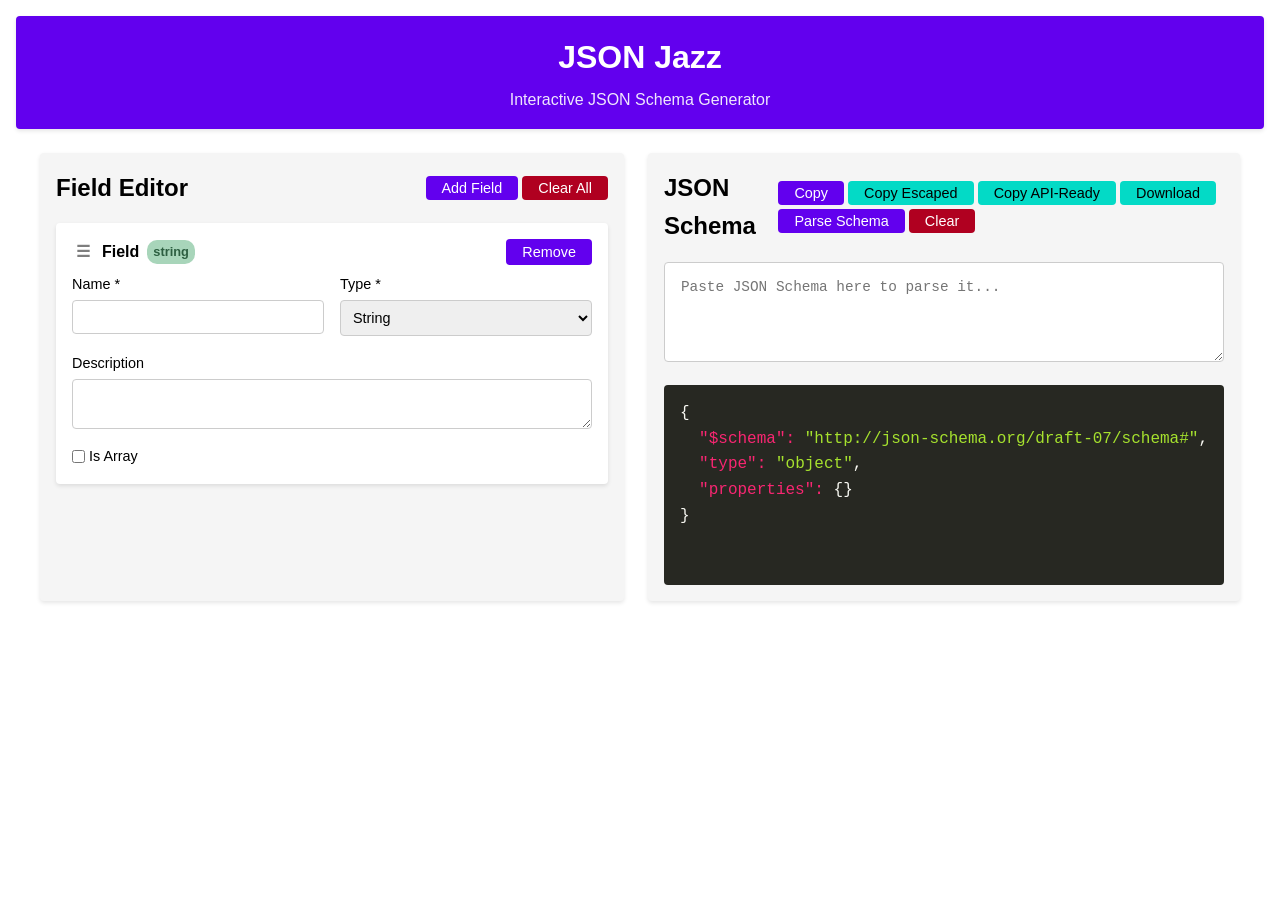
<file: static/json-jazz.html>
<!DOCTYPE html>
<html lang="en">
<head>
    <meta charset="UTF-8">
    <meta name="viewport" content="width=device-width, initial-scale=1.0">
    <title>JSON Jazz - Schema Generator</title>
    <style>
        :root {
            --primary: #6200ee;
            --primary-dark: #3700b3;
            --primary-light: #bb86fc;
            --secondary: #03dac6;
            --secondary-dark: #018786;
            --error: #b00020;
            --background: #ffffff;
            --surface: #f5f5f5;
            --on-primary: #ffffff;
            --on-secondary: #000000;
            --on-background: #000000;
            --on-surface: #000000;
            --on-error: #ffffff;
            --border-radius: 4px;
            --spacing-xs: 4px;
            --spacing-sm: 8px;
            --spacing-md: 16px;
            --spacing-lg: 24px;
            --spacing-xl: 32px;
            --shadow: 0 2px 4px rgba(0, 0, 0, 0.1);
        }

        * {
            box-sizing: border-box;
            margin: 0;
            padding: 0;
        }

        body {
            font-family: -apple-system, BlinkMacSystemFont, 'Segoe UI', Roboto, Oxygen, Ubuntu, Cantarell, 'Open Sans', 'Helvetica Neue', sans-serif;
            line-height: 1.6;
            color: var(--on-background);
            background-color: var(--background);
            padding: var(--spacing-md);
        }

        header {
            text-align: center;
            margin-bottom: var(--spacing-lg);
            padding: var(--spacing-md);
            background-color: var(--primary);
            color: var(--on-primary);
            border-radius: var(--border-radius);
            box-shadow: var(--shadow);
        }

        h1 {
            margin-bottom: var(--spacing-xs);
        }

        .subtitle {
            font-size: 1rem;
            opacity: 0.9;
        }

        .container {
            display: flex;
            flex-direction: column;
            gap: var(--spacing-lg);
            max-width: 1200px;
            margin: 0 auto;
        }

        @media (min-width: 900px) {
            .container {
                flex-direction: row;
            }
            
            .editor-container, .schema-container {
                flex: 1;
            }
        }

        .editor-container, .schema-container {
            padding: var(--spacing-md);
            background-color: var(--surface);
            border-radius: var(--border-radius);
            box-shadow: var(--shadow);
        }

        .section-title {
            margin-bottom: var(--spacing-md);
            display: flex;
            justify-content: space-between;
            align-items: center;
        }

        .button-group {
            display: flex;
            gap: var(--spacing-xs);
            flex-wrap: wrap;
        }

        button {
            background-color: var(--primary);
            color: var(--on-primary);
            border: none;
            padding: var(--spacing-xs) var(--spacing-md);
            border-radius: var(--border-radius);
            cursor: pointer;
            font-size: 0.9rem;
            transition: background-color 0.2s;
        }

        button:hover {
            background-color: var(--primary-dark);
        }

        button.secondary {
            background-color: var(--secondary);
            color: var(--on-secondary);
        }

        button.secondary:hover {
            background-color: var(--secondary-dark);
        }

        button.danger {
            background-color: var(--error);
            color: var(--on-error);
        }

        .fields-container {
            display: flex;
            flex-direction: column;
            gap: var(--spacing-md);
        }

        .field-item {
            background-color: var(--background);
            padding: var(--spacing-md);
            border-radius: var(--border-radius);
            box-shadow: var(--shadow);
            position: relative;
        }

        .field-header {
            display: flex;
            justify-content: space-between;
            margin-bottom: var(--spacing-sm);
        }

        .field-title {
            font-weight: bold;
            display: flex;
            align-items: center;
            gap: var(--spacing-sm);
        }

        .drag-handle {
            cursor: move;
            opacity: 0.5;
            padding: 0 var(--spacing-xs);
        }

        .drag-handle:hover {
            opacity: 1;
        }

        .field-actions {
            display: flex;
            gap: var(--spacing-xs);
        }

        .field-form {
            display: grid;
            grid-template-columns: 1fr 1fr;
            gap: var(--spacing-md);
        }

        .form-group {
            display: flex;
            flex-direction: column;
            gap: var(--spacing-xs);
        }

        .form-group.full-width {
            grid-column: span 2;
        }

        label {
            font-size: 0.9rem;
            font-weight: 500;
        }

        input, select, textarea {
            padding: var(--spacing-sm);
            border: 1px solid #ccc;
            border-radius: var(--border-radius);
            font-family: inherit;
            font-size: 0.9rem;
        }

        .checkbox-group {
            display: flex;
            align-items: center;
            gap: var(--spacing-xs);
        }

        .checkbox-group input {
            margin: 0;
        }

        .nested-fields {
            margin-top: var(--spacing-md);
            padding-left: var(--spacing-md);
            border-left: 2px solid var(--primary-light);
        }

        .schema-display {
            background-color: #272822;
            color: #f8f8f2;
            padding: var(--spacing-md);
            border-radius: var(--border-radius);
            overflow-x: auto;
            font-family: 'Courier New', Courier, monospace;
            min-height: 200px;
            max-height: 500px;
            overflow-y: auto;
            white-space: pre;
        }

        .schema-input {
            width: 100%;
            min-height: 100px;
            margin-bottom: var(--spacing-md);
            font-family: 'Courier New', Courier, monospace;
            padding: var(--spacing-md);
        }

        .notification {
            padding: var(--spacing-md);
            margin-bottom: var(--spacing-md);
            border-radius: var(--border-radius);
            display: none;
        }

        .notification.error {
            background-color: var(--error);
            color: var(--on-error);
            display: block;
        }

        .notification.success {
            background-color: var(--secondary);
            color: var(--on-secondary);
            display: block;
        }

        .dragging {
            opacity: 0.5;
        }

        .drop-indicator {
            height: 2px;
            background-color: var(--primary);
            margin: 8px 0;
            display: none;
        }

        .field-badge {
            font-size: 0.8rem;
            padding: 2px 6px;
            border-radius: 10px;
            background-color: #eee;
            white-space: nowrap;
        }

        .field-badge.string { background-color: #a8d5ba; color: #2d5f41; }
        .field-badge.number { background-color: #a8c0d5; color: #2d4a5f; }
        .field-badge.boolean { background-color: #d5c7a8; color: #5f502d; }
        .field-badge.object { background-color: #d5a8ce; color: #5f2d56; }
        .field-badge.array { background-color: #cba8d5; color: #462d5f; }

        .copy-notification {
            position: fixed;
            bottom: 20px;
            right: 20px;
            background-color: var(--primary);
            color: var(--on-primary);
            padding: var(--spacing-md);
            border-radius: var(--border-radius);
            box-shadow: var(--shadow);
            display: none;
            animation: fade-in-out 2s ease-in-out;
        }

        @keyframes fade-in-out {
            0% { opacity: 0; transform: translateY(20px); }
            10% { opacity: 1; transform: translateY(0); }
            90% { opacity: 1; transform: translateY(0); }
            100% { opacity: 0; transform: translateY(20px); }
        }

        .tooltip {
            position: relative;
            display: inline-block;
            cursor: help;
        }

        .tooltip .tooltip-text {
            visibility: hidden;
            width: 200px;
            background-color: #555;
            color: #fff;
            text-align: center;
            border-radius: 6px;
            padding: 5px;
            position: absolute;
            z-index: 1;
            bottom: 125%;
            left: 50%;
            margin-left: -100px;
            opacity: 0;
            transition: opacity 0.3s;
        }

        .tooltip:hover .tooltip-text {
            visibility: visible;
            opacity: 1;
        }
    </style>
</head>
<body>
    <header>
        <h1>JSON Jazz</h1>
        <p class="subtitle">Interactive JSON Schema Generator</p>
    </header>

    <div class="container">
        <div class="editor-container">
            <div class="section-title">
                <h2>Field Editor</h2>
                <div class="button-group">
                    <button id="add-field">Add Field</button>
                    <button id="clear-fields" class="danger">Clear All</button>
                </div>
            </div>
            <div id="notification-editor" class="notification"></div>
            <div id="fields-container" class="fields-container"></div>
        </div>

        <div class="schema-container">
            <div class="section-title">
                <h2>JSON Schema</h2>
                <div class="button-group">
                    <button id="copy-schema">Copy</button>
                    <button id="copy-escaped" class="secondary">Copy Escaped</button>
                    <button id="copy-api" class="secondary">Copy API-Ready</button>
                    <button id="download-schema" class="secondary">Download</button>
                    <button id="parse-schema">Parse Schema</button>
                    <button id="clear-schema" class="danger">Clear</button>
                </div>
            </div>
            <div id="notification-schema" class="notification"></div>
            <textarea id="schema-input" class="schema-input" placeholder="Paste JSON Schema here to parse it..."></textarea>
            <pre id="schema-display" class="schema-display">// Your schema will appear here</pre>
        </div>
    </div>

    <div id="copy-notification" class="copy-notification">Copied to clipboard!</div>

    <script>
        // Make sure the DOM is fully loaded before running our code
        document.addEventListener('DOMContentLoaded', function() {
            console.log("DOM fully loaded, initializing application...");
            // DOM Elements
            const fieldsContainer = document.getElementById('fields-container');
            const schemaDisplay = document.getElementById('schema-display');
            const schemaInput = document.getElementById('schema-input');
            const addFieldBtn = document.getElementById('add-field');
            const clearFieldsBtn = document.getElementById('clear-fields');
            const copySchemaBtn = document.getElementById('copy-schema');
            const copyEscapedBtn = document.getElementById('copy-escaped');
            const copyApiBtn = document.getElementById('copy-api');
            const downloadSchemaBtn = document.getElementById('download-schema');
            const parseSchemaBtn = document.getElementById('parse-schema');
            const clearSchemaBtn = document.getElementById('clear-schema');
            const notificationEditor = document.getElementById('notification-editor');
            const notificationSchema = document.getElementById('notification-schema');
            const copyNotification = document.getElementById('copy-notification');

            // Field counter for unique IDs
            let fieldCounter = 0;

            // Drag and drop state
            let draggedItem = null;
            let dropTarget = null;

            // Helper functions
            function showNotification(element, message, type) {
                element.textContent = message;
                element.className = `notification ${type}`;
                
                // Hide after 5 seconds
                setTimeout(() => {
                    element.textContent = '';
                    element.className = 'notification';
                }, 5000);
            }

            function showCopyNotification(message = 'Copied to clipboard!') {
                copyNotification.textContent = message;
                copyNotification.style.display = 'block';
                
                setTimeout(() => {
                    copyNotification.style.display = 'none';
                }, 2000);
            }

            function syntaxHighlight(json) {
                if (!json) return '';
                
                json = json.replace(/&/g, '&amp;').replace(/</g, '&lt;').replace(/>/g, '&gt;');
                
                return json.replace(/("(\\u[a-zA-Z0-9]{4}|\\[^u]|[^\\"])*"(\s*:)?|\b(true|false|null)\b|-?\d+(?:\.\d*)?(?:[eE][+\-]?\d+)?)/g, function (match) {
                    let cls = 'number';
                    if (/^"/.test(match)) {
                        if (/:$/.test(match)) {
                            cls = 'key';
                            match = '<span style="color: #f92672">' + match + '</span>';
                        } else {
                            cls = 'string';
                            match = '<span style="color: #a6e22e">' + match + '</span>';
                        }
                    } else if (/true|false/.test(match)) {
                        cls = 'boolean';
                        match = '<span style="color: #66d9ef">' + match + '</span>';
                    } else if (/null/.test(match)) {
                        cls = 'null';
                        match = '<span style="color: #fd971f">' + match + '</span>';
                    } else {
                        match = '<span style="color: #ae81ff">' + match + '</span>';
                    }
                    return match;
                });
            }

            function generateSchema() {
                const fields = document.querySelectorAll('.field-item[data-level="0"]');
                
                if (fields.length === 0) {
                    return '// Add fields to generate schema';
                }

                const schema = {
                    "$schema": "http://json-schema.org/draft-07/schema#",
                    "type": "object",
                    "properties": {}
                };

                const processField = (field) => {
                    const nameInput = field.querySelector('.field-name');
                    const typeSelect = field.querySelector('.field-type');
                    const descriptionInput = field.querySelector('.field-description');
                    const isArrayCheckbox = field.querySelector('.field-is-array');
                    
                    if (!nameInput || !nameInput.value.trim() || !typeSelect) {
                        return null;
                    }

                    const name = nameInput.value.trim();
                    const type = typeSelect.value;
                    const description = descriptionInput ? descriptionInput.value.trim() : '';
                    const isArray = isArrayCheckbox ? isArrayCheckbox.checked : false;

                    let fieldSchema = {
                        type: type
                    };

                    if (description) {
                        fieldSchema.description = description;
                    }

                    if (type === 'object') {
                        const nestedFields = field.querySelectorAll('.nested-fields > .field-item');
                        if (nestedFields.length > 0) {
                            fieldSchema.properties = {};
                            nestedFields.forEach(nestedField => {
                                const nestedResult = processField(nestedField);
                                if (nestedResult) {
                                    fieldSchema.properties[nestedResult.name] = nestedResult.schema;
                                }
                            });
                        } else {
                            fieldSchema.properties = {};
                        }
                    }

                    if (isArray) {
                        fieldSchema = {
                            type: 'array',
                            items: fieldSchema
                        };
                        if (description) {
                            fieldSchema.description = description;
                        }
                    }

                    return { name, schema: fieldSchema };
                };

                fields.forEach(field => {
                    const result = processField(field);
                    if (result) {
                        schema.properties[result.name] = result.schema;
                    }
                });

                return JSON.stringify(schema, null, 2);
            }

            function updateSchemaDisplay() {
                const schema = generateSchema();
                schemaDisplay.innerHTML = syntaxHighlight(schema);
            }

            function createFieldItem(type = 'string', name = '', description = '', isArray = false, level = 0, parentId = null) {
                const fieldId = `field-${fieldCounter++}`;
                const fieldItem = document.createElement('div');
                fieldItem.className = 'field-item';
                fieldItem.id = fieldId;
                fieldItem.dataset.level = level;
                if (parentId) {
                    fieldItem.dataset.parentId = parentId;
                }

                fieldItem.innerHTML = `
                    <div class="field-header">
                        <div class="field-title">
                            <span class="drag-handle">☰</span>
                            <span>Field</span>
                            <span class="field-badge ${type}${isArray ? ' array' : ''}">${isArray ? 'array[' + type + ']' : type}</span>
                        </div>
                        <div class="field-actions">
                            ${type === 'object' ? `<button class="add-nested-field" data-parent="${fieldId}">Add Nested</button>` : ''}
                            <button class="remove-field">Remove</button>
                        </div>
                    </div>
                    <div class="field-form">
                        <div class="form-group">
                            <label for="${fieldId}-name">Name <span class="tooltip">*<span class="tooltip-text">Required. The property key in JSON.</span></span></label>
                            <input type="text" id="${fieldId}-name" class="field-name" value="${name}" required>
                        </div>
                        <div class="form-group">
                            <label for="${fieldId}-type">Type <span class="tooltip">*<span class="tooltip-text">Required. The data type of this field.</span></span></label>
                            <select id="${fieldId}-type" class="field-type">
                                <option value="string" ${type === 'string' ? 'selected' : ''}>String</option>
                                <option value="number" ${type === 'number' ? 'selected' : ''}>Number</option>
                                <option value="boolean" ${type === 'boolean' ? 'selected' : ''}>Boolean</option>
                                <option value="object" ${type === 'object' ? 'selected' : ''}>Object</option>
                            </select>
                        </div>
                        <div class="form-group full-width">
                            <label for="${fieldId}-description">Description</label>
                            <textarea id="${fieldId}-description" class="field-description" rows="2">${description}</textarea>
                        </div>
                        <div class="form-group">
                            <div class="checkbox-group">
                                <input type="checkbox" id="${fieldId}-is-array" class="field-is-array" ${isArray ? 'checked' : ''}>
                                <label for="${fieldId}-is-array">Is Array</label>
                            </div>
                        </div>
                    </div>
                    ${type === 'object' ? '<div class="nested-fields"></div>' : ''}
                `;

                // Add event listeners
                fieldItem.querySelector('.field-name').addEventListener('input', updateSchemaDisplay);
                fieldItem.querySelector('.field-type').addEventListener('change', function() {
                    const isObject = this.value === 'object';
                    let nestedFieldsContainer = fieldItem.querySelector('.nested-fields');
                    
                    if (isObject) {
                        if (!nestedFieldsContainer) {
                            nestedFieldsContainer = document.createElement('div');
                            nestedFieldsContainer.className = 'nested-fields';
                            fieldItem.appendChild(nestedFieldsContainer);
                        }
                        
                        let addNestedBtn = fieldItem.querySelector('.add-nested-field');
                        if (!addNestedBtn) {
                            const actions = fieldItem.querySelector('.field-actions');
                            addNestedBtn = document.createElement('button');
                            addNestedBtn.className = 'add-nested-field';
                            addNestedBtn.dataset.parent = fieldId;
                            addNestedBtn.textContent = 'Add Nested';
                            actions.insertBefore(addNestedBtn, actions.firstChild);
                            
                            addNestedBtn.addEventListener('click', function() {
                                const parentId = this.dataset.parent;
                                const parentLevel = parseInt(document.getElementById(parentId).dataset.level);
                                const nestedFieldsContainer = document.getElementById(parentId).querySelector('.nested-fields');
                                
                                const nestedField = createFieldItem('string', '', '', false, parentLevel + 1, parentId);
                                nestedFieldsContainer.appendChild(nestedField);
                                updateSchemaDisplay();
                            });
                        }
                    } else {
                        if (nestedFieldsContainer) {
                            nestedFieldsContainer.remove();
                        }
                        
                        const addNestedBtn = fieldItem.querySelector('.add-nested-field');
                        if (addNestedBtn) {
                            addNestedBtn.remove();
                        }
                    }
                    
                    // Update the field badge
                    const fieldBadge = fieldItem.querySelector('.field-badge');
                    const isArray = fieldItem.querySelector('.field-is-array').checked;
                    fieldBadge.className = `field-badge ${this.value}${isArray ? ' array' : ''}`;
                    fieldBadge.textContent = isArray ? `array[${this.value}]` : this.value;
                    
                    updateSchemaDisplay();
                });
                
                const descriptionField = fieldItem.querySelector('.field-description');
                if (descriptionField) {
                    descriptionField.addEventListener('input', updateSchemaDisplay);
                }
                
                const isArrayCheckbox = fieldItem.querySelector('.field-is-array');
                if (isArrayCheckbox) {
                    isArrayCheckbox.addEventListener('change', function() {
                        // Update the field badge
                        const fieldBadge = fieldItem.querySelector('.field-badge');
                        const type = fieldItem.querySelector('.field-type').value;
                        fieldBadge.className = `field-badge ${type}${this.checked ? ' array' : ''}`;
                        fieldBadge.textContent = this.checked ? `array[${type}]` : type;
                        
                        updateSchemaDisplay();
                    });
                }
                
                const removeBtn = fieldItem.querySelector('.remove-field');
                if (removeBtn) {
                    removeBtn.addEventListener('click', function() {
                        fieldItem.remove();
                        updateSchemaDisplay();
                    });
                }
                
                const addNestedBtn = fieldItem.querySelector('.add-nested-field');
                if (addNestedBtn) {
                    addNestedBtn.addEventListener('click', function() {
                        const parentId = this.dataset.parent;
                        const parentLevel = parseInt(document.getElementById(parentId).dataset.level);
                        const nestedFieldsContainer = document.getElementById(parentId).querySelector('.nested-fields');
                        
                        const nestedField = createFieldItem('string', '', '', false, parentLevel + 1, parentId);
                        nestedFieldsContainer.appendChild(nestedField);
                        updateSchemaDisplay();
                    });
                }

                // Drag and drop functionality
                const dragHandle = fieldItem.querySelector('.drag-handle');
                dragHandle.addEventListener('mousedown', function(e) {
                    if (level > 0) {
                        // Don't allow dragging nested fields
                        return;
                    }
                    
                    e.preventDefault();
                    draggedItem = fieldItem;
                    fieldItem.classList.add('dragging');
                    
                    // Create drop indicators
                    const fieldItems = document.querySelectorAll('.field-item[data-level="0"]');
                    fieldItems.forEach((item, index) => {
                        if (item !== draggedItem) {
                            const indicator = document.createElement('div');
                            indicator.className = 'drop-indicator';
                            indicator.dataset.index = index;
                            fieldsContainer.insertBefore(indicator, item);
                            
                            // Add indicator after last item
                            if (index === fieldItems.length - 1) {
                                const lastIndicator = document.createElement('div');
                                lastIndicator.className = 'drop-indicator';
                                lastIndicator.dataset.index = fieldItems.length;
                                fieldsContainer.appendChild(lastIndicator);
                            }
                        }
                    });
                    
                    // If no fields yet, add a single indicator
                    if (fieldItems.length === 1 && fieldItems[0] === draggedItem) {
                        const indicator = document.createElement('div');
                        indicator.className = 'drop-indicator';
                        indicator.dataset.index = 0;
                        fieldsContainer.appendChild(indicator);
                    }
                    
                    document.addEventListener('mousemove', handleDragMove);
                    document.addEventListener('mouseup', handleDragEnd);
                });
                
                return fieldItem;
            }

            function handleDragMove(e) {
                if (!draggedItem) return;
                
                // Update position
                const indicators = document.querySelectorAll('.drop-indicator');
                indicators.forEach(indicator => {
                    const rect = indicator.getBoundingClientRect();
                    if (e.clientY > rect.top - 10 && e.clientY < rect.bottom + 10) {
                        indicator.style.display = 'block';
                        dropTarget = indicator;
                    } else {
                        indicator.style.display = 'none';
                    }
                });
            }

            function handleDragEnd() {
                if (!draggedItem) return;
                
                if (dropTarget) {
                    const targetIndex = parseInt(dropTarget.dataset.index);
                    const items = Array.from(document.querySelectorAll('.field-item[data-level="0"]'));
                    const currentIndex = items.indexOf(draggedItem);
                    
                    // Remove and reinsert at new position
                    draggedItem.remove();
                    
                    if (targetIndex === items.length) {
                        // Add to the end
                        fieldsContainer.appendChild(draggedItem);
                    } else {
                        const targetItem = items[targetIndex === currentIndex ? targetIndex + 1 : targetIndex];
                        if (targetItem) {
                            fieldsContainer.insertBefore(draggedItem, targetItem);
                        } else {
                            fieldsContainer.appendChild(draggedItem);
                        }
                    }
                    
                    updateSchemaDisplay();
                }
                
                // Clean up
                draggedItem.classList.remove('dragging');
                draggedItem = null;
                dropTarget = null;
                
                document.removeEventListener('mousemove', handleDragMove);
                document.removeEventListener('mouseup', handleDragEnd);
                
                // Remove all indicators
                document.querySelectorAll('.drop-indicator').forEach(el => el.remove());
            }

            function parseSchema(schemaText) {
                try {
                    const schema = JSON.parse(schemaText);
                    
                    // Verify that this is a valid JSON Schema
                    if (schema.type !== 'object' || !schema.properties) {
                        throw new Error('Schema must be an object type with properties');
                    }
                    
                    // Clear existing fields
                    fieldsContainer.innerHTML = '';
                    
                    // Process each property
                    const processProperties = (properties, level = 0, parentId = null) => {
                        for (const [name, propSchema] of Object.entries(properties)) {
                            let type = propSchema.type;
                            let isArray = false;
                            let itemSchema = propSchema;
                            
                            // Check if it's an array
                            if (type === 'array' && propSchema.items) {
                                isArray = true;
                                itemSchema = propSchema.items;
                                type = itemSchema.type;
                            }
                            
                            const description = itemSchema.description || '';
                            
                            // Create the field
                            const field = createFieldItem(
                                type, 
                                name, 
                                description, 
                                isArray,
                                level,
                                parentId
                            );
                            
                            if (level === 0) {
                                fieldsContainer.appendChild(field);
                            } else if (parentId) {
                                const parent = document.getElementById(parentId);
                                const nestedContainer = parent.querySelector('.nested-fields');
                                nestedContainer.appendChild(field);
                            }
                            
                            // Process nested properties if this is an object
                            if (type === 'object' && itemSchema.properties) {
                                processProperties(itemSchema.properties, level + 1, field.id);
                            }
                        }
                    };
                    
                    processProperties(schema.properties);
                    updateSchemaDisplay();
                    
                    showNotification(notificationSchema, 'Schema parsed successfully!', 'success');
                } catch (error) {
                    showNotification(notificationSchema, `Error parsing schema: ${error.message}`, 'error');
                }
            }

            // Event Listeners
            addFieldBtn.addEventListener('click', function() {
                console.log("Add Field button clicked");
                const field = createFieldItem();
                fieldsContainer.appendChild(field);
                updateSchemaDisplay();
                console.log("New field added");
            });

            clearFieldsBtn.addEventListener('click', function() {
                if (confirm('Are you sure you want to clear all fields?')) {
                    fieldsContainer.innerHTML = '';
                    updateSchemaDisplay();
                }
            });

            copySchemaBtn.addEventListener('click', function() {
                const schema = generateSchema();
                if (schema === '// Add fields to generate schema') {
                    showNotification(notificationSchema, 'No schema to copy. Add fields first.', 'error');
                    return;
                }
                
                navigator.clipboard.writeText(schema).then(() => {
                    showCopyNotification();
                });
            });

            copyEscapedBtn.addEventListener('click', function() {
                const schema = generateSchema();
                if (schema === '// Add fields to generate schema') {
                    showNotification(notificationSchema, 'No schema to copy. Add fields first.', 'error');
                    return;
                }
                
                const escaped = schema.replace(/"/g, '\\"').replace(/\n/g, '\\n');
                navigator.clipboard.writeText(escaped).then(() => {
                    showCopyNotification('Escaped schema copied!');
                });
            });

            copyApiBtn.addEventListener('click', function() {
                const schema = generateSchema();
                if (schema === '// Add fields to generate schema') {
                    showNotification(notificationSchema, 'No schema to copy. Add fields first.', 'error');
                    return;
                }
                
                const apiReady = schema.replace(/\n/g, '').replace(/\s{2,}/g, ' ');
                navigator.clipboard.writeText(apiReady).then(() => {
                    showCopyNotification('API-ready schema copied!');
                });
            });

            downloadSchemaBtn.addEventListener('click', function() {
                const schema = generateSchema();
                if (schema === '// Add fields to generate schema') {
                    showNotification(notificationSchema, 'No schema to download. Add fields first.', 'error');
                    return;
                }
                
                const blob = new Blob([schema], { type: 'application/json' });
                const url = URL.createObjectURL(blob);
                const a = document.createElement('a');
                a.href = url;
                a.download = 'schema.json';
                document.body.appendChild(a);
                a.click();
                document.body.removeChild(a);
                URL.revokeObjectURL(url);
            });

            parseSchemaBtn.addEventListener('click', function() {
                const schemaText = schemaInput.value.trim();
                if (!schemaText) {
                    showNotification(notificationSchema, 'Please paste a schema to parse.', 'error');
                    return;
                }
                
                parseSchema(schemaText);
            });

            clearSchemaBtn.addEventListener('click', function() {
                schemaInput.value = '';
                schemaDisplay.innerHTML = '// Your schema will appear here';
            });

            // Initialize with a sample field
            console.log("Adding initial field...");
            const initialField = createFieldItem();
            fieldsContainer.appendChild(initialField);
            updateSchemaDisplay();
            console.log("Initial field added successfully.");
        });
    </script>
</body>
</html>
</file>
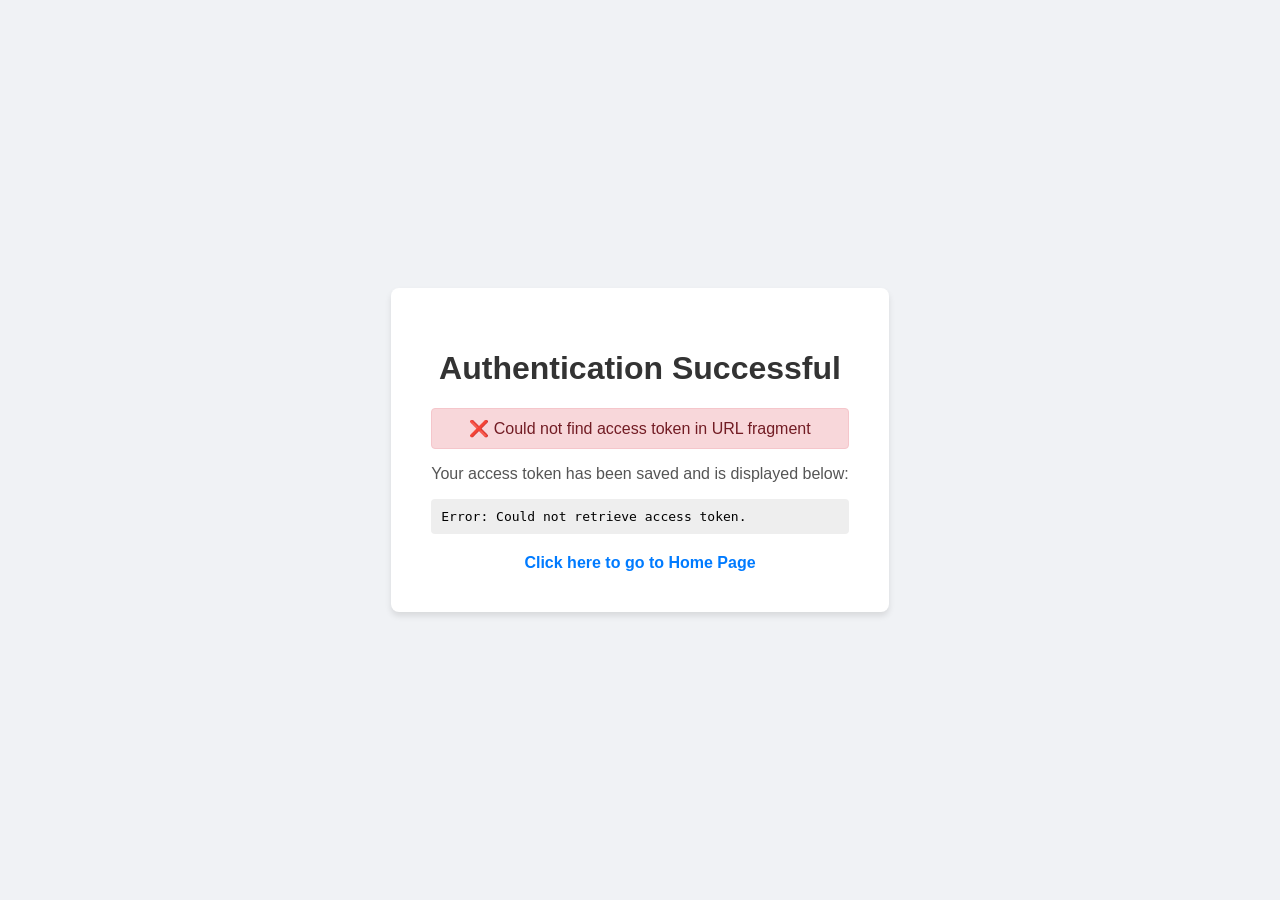
<file: templates/callback.html>
<!DOCTYPE html>
<html lang="en">
<head>
    <meta charset="UTF-8">
    <meta name="viewport" content="width=device-width, initial-scale=1.0">
    <title>Authentication Callback</title>
    <style>
        body {
            font-family: -apple-system, BlinkMacSystemFont, 'Segoe UI', Roboto, sans-serif;
            display: flex;
            justify-content: center;
            align-items: center;
            height: 100vh;
            margin: 0;
            background-color: #f0f2f5;
        }
        .container {
            text-align: center;
            padding: 40px;
            background-color: white;
            border-radius: 8px;
            box-shadow: 0 4px 6px rgba(0,0,0,0.1);
            max-width: 800px;
        }
        h1 { color: #333; }
        p { color: #555; word-break: break-all; max-width: 600px; }
        pre {
            background-color: #eee;
            padding: 10px;
            border-radius: 4px;
            text-align: left;
            overflow-x: auto;
            white-space: pre-wrap;
            word-break: break-all;
        }
        .countdown {
            font-size: 1.2em;
            color: #007bff;
            margin: 20px 0;
        }
        .redirect-link {
            margin-top: 20px;
        }
        .redirect-link a {
            color: #007bff;
            text-decoration: none;
            font-weight: bold;
        }
        .redirect-link a:hover {
            text-decoration: underline;
        }
        .status {
            margin: 10px 0;
            padding: 10px;
            border-radius: 4px;
        }
        .status.success {
            background-color: #d4edda;
            color: #155724;
            border: 1px solid #c3e6cb;
        }
        .status.error {
            background-color: #f8d7da;
            color: #721c24;
            border: 1px solid #f5c6cb;
        }
    </style>
</head>
<body>
    <div class="container">
        <h1>Authentication Successful</h1>
        <div id="status" class="status"></div>
        <p>Your access token has been saved and is displayed below:</p>
        <pre id="token-display"></pre>
        <div class="countdown" id="countdown">This page will close automatically in <span id="timer">5</span> seconds...</div>
        <div class="redirect-link">
            <a href="/" id="home-link">Click here to go to Home Page</a>
        </div>
    </div>

    <script>
        document.addEventListener('DOMContentLoaded', async () => {
            const hash = window.location.hash.substring(1);
            const params = new URLSearchParams(hash);
            const accessToken = params.get('access_token');
            const statusDiv = document.getElementById('status');
            const tokenDisplay = document.getElementById('token-display');
            const countdown = document.getElementById('countdown');
            const timer = document.getElementById('timer');

            if (accessToken) {
                // Display the access token
                tokenDisplay.textContent = accessToken;
                console.log('Access Token:', accessToken);

                // Save access token via API
                try {
                    const response = await fetch('/api/save-token', {
                        method: 'POST',
                        headers: {
                            'Content-Type': 'application/json',
                        },
                        body: JSON.stringify({ accessToken })
                    });

                    if (response.ok) {
                        statusDiv.textContent = '✅ Access token saved successfully!';
                        statusDiv.className = 'status success';
                    } else {
                        throw new Error('Failed to save token');
                    }
                } catch (error) {
                    console.error('Error saving token:', error);
                    statusDiv.textContent = '❌ Error saving access token to file';
                    statusDiv.className = 'status error';
                }

                // Countdown timer and redirect
                let secondsLeft = 3;
                const countdownInterval = setInterval(() => {
                    secondsLeft--;
                    timer.textContent = secondsLeft;
                    
                    if (secondsLeft <= 0) {
                        clearInterval(countdownInterval);
                        window.location.href = '/';
                    }
                }, 1000);

            } else {
                tokenDisplay.textContent = 'Error: Could not retrieve access token.';
                statusDiv.textContent = '❌ Could not find access token in URL fragment';
                statusDiv.className = 'status error';
                countdown.style.display = 'none';
                console.error('Could not find access token in URL fragment');
            }
        });
    </script>
</body>
</html>
</file>
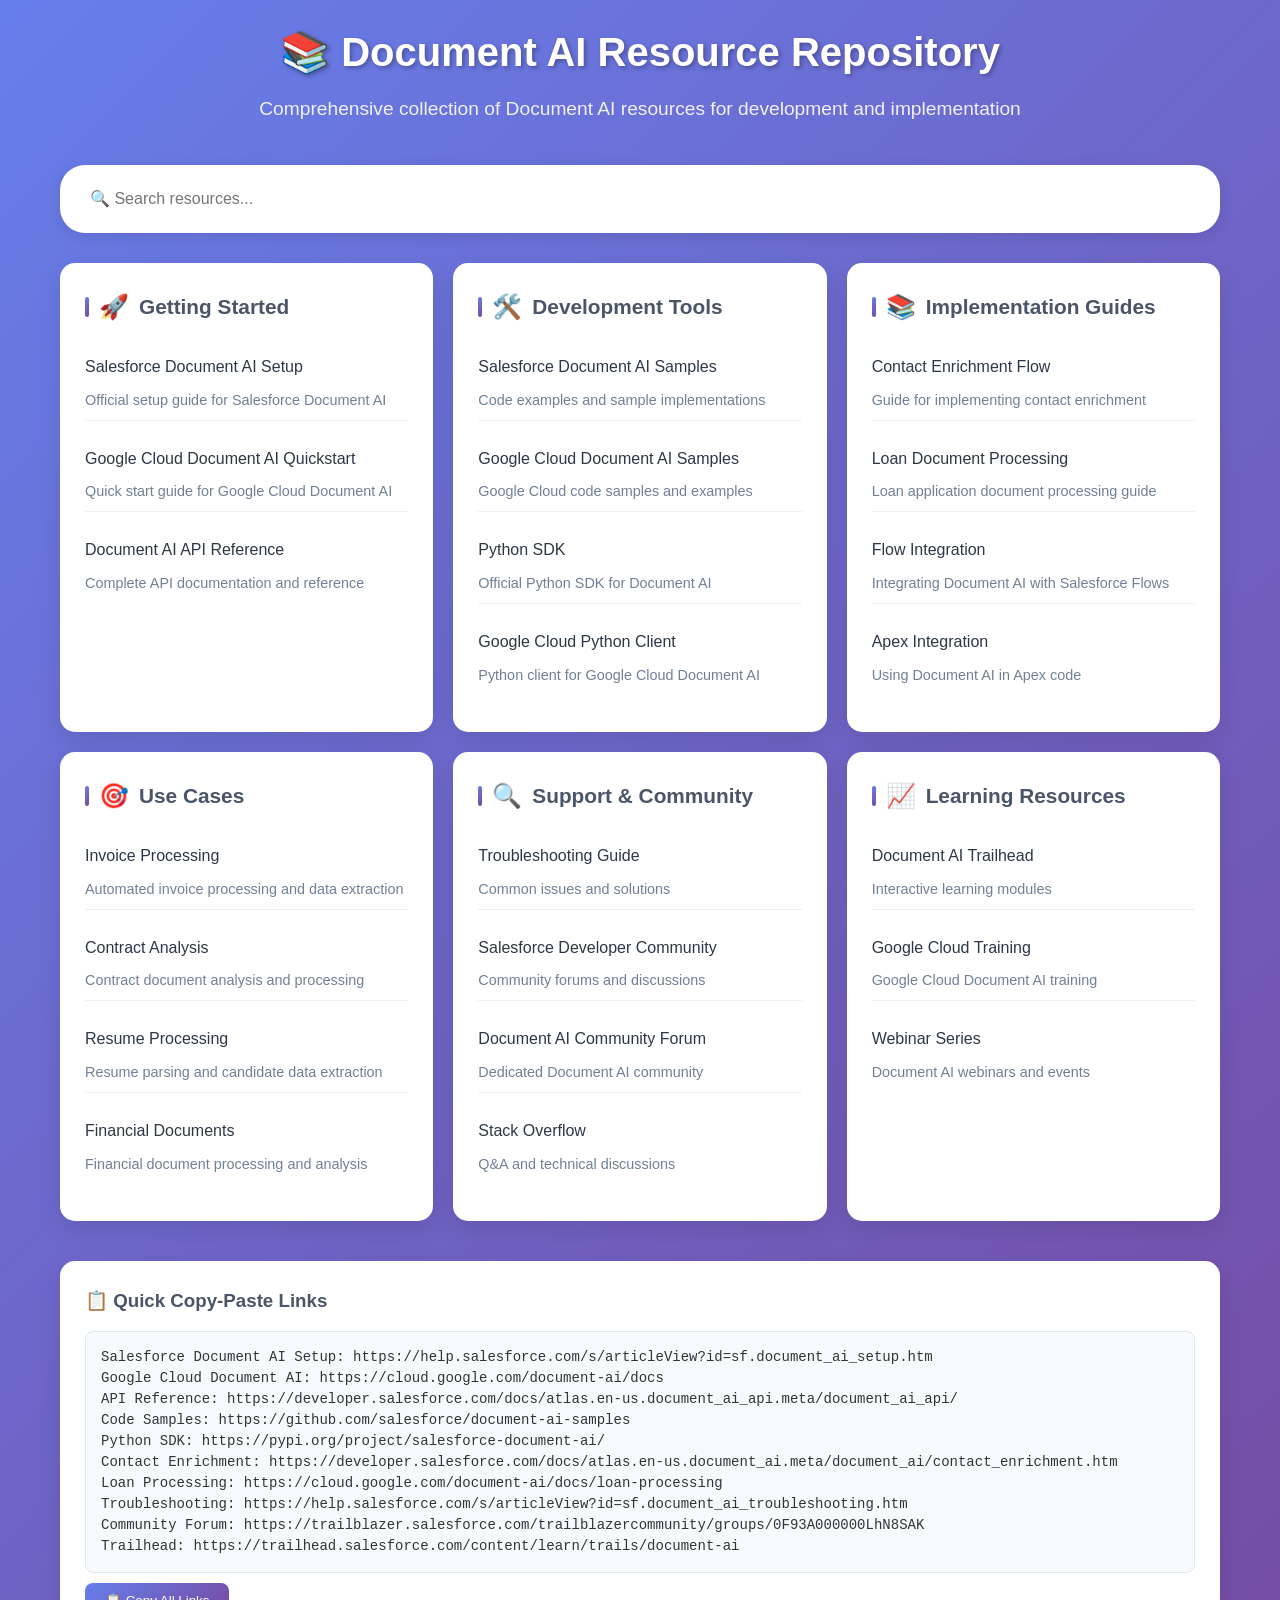
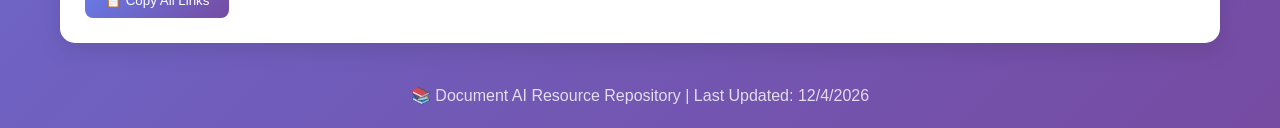
<file: document-ai-implementations/docs/document-ai-resources.html>
<!DOCTYPE html>
<html lang="en">
<head>
    <meta charset="UTF-8">
    <meta name="viewport" content="width=device-width, initial-scale=1.0">
    <title>Document AI Resource Repository</title>
    <style>
        * {
            margin: 0;
            padding: 0;
            box-sizing: border-box;
        }
        
        body {
            font-family: -apple-system, BlinkMacSystemFont, 'Segoe UI', Roboto, Oxygen, Ubuntu, Cantarell, sans-serif;
            line-height: 1.6;
            color: #333;
            background: linear-gradient(135deg, #667eea 0%, #764ba2 100%);
            min-height: 100vh;
        }
        
        .container {
            max-width: 1200px;
            margin: 0 auto;
            padding: 20px;
        }
        
        .header {
            text-align: center;
            color: white;
            margin-bottom: 40px;
        }
        
        .header h1 {
            font-size: 2.5rem;
            margin-bottom: 10px;
            text-shadow: 2px 2px 4px rgba(0,0,0,0.3);
        }
        
        .header p {
            font-size: 1.2rem;
            opacity: 0.9;
        }
        
        .search-box {
            background: white;
            border-radius: 25px;
            padding: 15px 20px;
            margin-bottom: 30px;
            box-shadow: 0 4px 15px rgba(0,0,0,0.1);
        }
        
        .search-box input {
            width: 100%;
            border: none;
            outline: none;
            font-size: 16px;
            padding: 10px;
        }
        
        .grid {
            display: grid;
            grid-template-columns: repeat(auto-fit, minmax(350px, 1fr));
            gap: 20px;
            margin-bottom: 40px;
        }
        
        .card {
            background: white;
            border-radius: 15px;
            padding: 25px;
            box-shadow: 0 8px 25px rgba(0,0,0,0.1);
            transition: transform 0.3s ease, box-shadow 0.3s ease;
        }
        
        .card:hover {
            transform: translateY(-5px);
            box-shadow: 0 15px 35px rgba(0,0,0,0.15);
        }
        
        .card h3 {
            color: #4a5568;
            margin-bottom: 15px;
            font-size: 1.3rem;
            display: flex;
            align-items: center;
        }
        
        .card h3::before {
            content: '';
            width: 4px;
            height: 20px;
            background: linear-gradient(135deg, #667eea, #764ba2);
            margin-right: 10px;
            border-radius: 2px;
        }
        
        .link-list {
            list-style: none;
        }
        
        .link-list li {
            margin-bottom: 12px;
            padding: 8px 0;
            border-bottom: 1px solid #f0f0f0;
        }
        
        .link-list li:last-child {
            border-bottom: none;
        }
        
        .link-list a {
            color: #2d3748;
            text-decoration: none;
            font-weight: 500;
            transition: color 0.3s ease;
            display: block;
            padding: 5px 0;
        }
        
        .link-list a:hover {
            color: #667eea;
            text-decoration: underline;
        }
        
        .link-description {
            font-size: 0.9rem;
            color: #718096;
            margin-top: 4px;
        }
        
        .category-icon {
            font-size: 1.5rem;
            margin-right: 10px;
        }
        
        .copy-section {
            background: white;
            border-radius: 15px;
            padding: 25px;
            margin-top: 30px;
            box-shadow: 0 8px 25px rgba(0,0,0,0.1);
        }
        
        .copy-section h3 {
            color: #4a5568;
            margin-bottom: 15px;
        }
        
        .copy-text {
            background: #f7fafc;
            border: 1px solid #e2e8f0;
            border-radius: 8px;
            padding: 15px;
            font-family: 'Courier New', monospace;
            font-size: 14px;
            line-height: 1.5;
            white-space: pre-wrap;
            overflow-x: auto;
        }
        
        .copy-btn {
            background: linear-gradient(135deg, #667eea, #764ba2);
            color: white;
            border: none;
            padding: 10px 20px;
            border-radius: 8px;
            cursor: pointer;
            font-weight: 500;
            margin-top: 10px;
            transition: transform 0.2s ease;
        }
        
        .copy-btn:hover {
            transform: translateY(-2px);
        }
        
        .footer {
            text-align: center;
            color: white;
            margin-top: 40px;
            opacity: 0.8;
        }
        
        @media (max-width: 768px) {
            .grid {
                grid-template-columns: 1fr;
            }
            
            .header h1 {
                font-size: 2rem;
            }
        }
    </style>
</head>
<body>
    <div class="container">
        <div class="header">
            <h1>📚 Document AI Resource Repository</h1>
            <p>Comprehensive collection of Document AI resources for development and implementation</p>
        </div>
        
        <div class="search-box">
            <input type="text" id="searchInput" placeholder="🔍 Search resources..." onkeyup="filterResources()">
        </div>
        
        <div class="grid" id="resourcesGrid">
            <div class="card">
                <h3><span class="category-icon">🚀</span>Getting Started</h3>
                <ul class="link-list">
                    <li>
                        <a href="https://help.salesforce.com/s/articleView?id=sf.document_ai_setup.htm" target="_blank">Salesforce Document AI Setup</a>
                        <div class="link-description">Official setup guide for Salesforce Document AI</div>
                    </li>
                    <li>
                        <a href="https://cloud.google.com/document-ai/docs/quickstart" target="_blank">Google Cloud Document AI Quickstart</a>
                        <div class="link-description">Quick start guide for Google Cloud Document AI</div>
                    </li>
                    <li>
                        <a href="https://developer.salesforce.com/docs/atlas.en-us.document_ai_api.meta/document_ai_api/" target="_blank">Document AI API Reference</a>
                        <div class="link-description">Complete API documentation and reference</div>
                    </li>
                </ul>
            </div>
            
            <div class="card">
                <h3><span class="category-icon">🛠️</span>Development Tools</h3>
                <ul class="link-list">
                    <li>
                        <a href="https://github.com/salesforce/document-ai-samples" target="_blank">Salesforce Document AI Samples</a>
                        <div class="link-description">Code examples and sample implementations</div>
                    </li>
                    <li>
                        <a href="https://github.com/GoogleCloudPlatform/document-ai-samples" target="_blank">Google Cloud Document AI Samples</a>
                        <div class="link-description">Google Cloud code samples and examples</div>
                    </li>
                    <li>
                        <a href="https://pypi.org/project/salesforce-document-ai/" target="_blank">Python SDK</a>
                        <div class="link-description">Official Python SDK for Document AI</div>
                    </li>
                    <li>
                        <a href="https://pypi.org/project/google-cloud-documentai/" target="_blank">Google Cloud Python Client</a>
                        <div class="link-description">Python client for Google Cloud Document AI</div>
                    </li>
                </ul>
            </div>
            
            <div class="card">
                <h3><span class="category-icon">📚</span>Implementation Guides</h3>
                <ul class="link-list">
                    <li>
                        <a href="https://developer.salesforce.com/docs/atlas.en-us.document_ai.meta/document_ai/contact_enrichment.htm" target="_blank">Contact Enrichment Flow</a>
                        <div class="link-description">Guide for implementing contact enrichment</div>
                    </li>
                    <li>
                        <a href="https://cloud.google.com/document-ai/docs/loan-processing" target="_blank">Loan Document Processing</a>
                        <div class="link-description">Loan application document processing guide</div>
                    </li>
                    <li>
                        <a href="https://developer.salesforce.com/docs/atlas.en-us.document_ai.meta/document_ai/flow_integration.htm" target="_blank">Flow Integration</a>
                        <div class="link-description">Integrating Document AI with Salesforce Flows</div>
                    </li>
                    <li>
                        <a href="https://developer.salesforce.com/docs/atlas.en-us.document_ai.meta/document_ai/apex_integration.htm" target="_blank">Apex Integration</a>
                        <div class="link-description">Using Document AI in Apex code</div>
                    </li>
                </ul>
            </div>
            
            <div class="card">
                <h3><span class="category-icon">🎯</span>Use Cases</h3>
                <ul class="link-list">
                    <li>
                        <a href="https://cloud.google.com/document-ai/docs/process-invoices" target="_blank">Invoice Processing</a>
                        <div class="link-description">Automated invoice processing and data extraction</div>
                    </li>
                    <li>
                        <a href="https://developer.salesforce.com/docs/atlas.en-us.document_ai.meta/document_ai/contract_analysis.htm" target="_blank">Contract Analysis</a>
                        <div class="link-description">Contract document analysis and processing</div>
                    </li>
                    <li>
                        <a href="https://developer.salesforce.com/docs/atlas.en-us.document_ai.meta/document_ai/resume_processing.htm" target="_blank">Resume Processing</a>
                        <div class="link-description">Resume parsing and candidate data extraction</div>
                    </li>
                    <li>
                        <a href="https://cloud.google.com/document-ai/docs/financial-documents" target="_blank">Financial Documents</a>
                        <div class="link-description">Financial document processing and analysis</div>
                    </li>
                </ul>
            </div>
            
            <div class="card">
                <h3><span class="category-icon">🔍</span>Support & Community</h3>
                <ul class="link-list">
                    <li>
                        <a href="https://help.salesforce.com/s/articleView?id=sf.document_ai_troubleshooting.htm" target="_blank">Troubleshooting Guide</a>
                        <div class="link-description">Common issues and solutions</div>
                    </li>
                    <li>
                        <a href="https://developer.salesforce.com/forums/" target="_blank">Salesforce Developer Community</a>
                        <div class="link-description">Community forums and discussions</div>
                    </li>
                    <li>
                        <a href="https://trailblazer.salesforce.com/trailblazercommunity/groups/0F93A000000LhN8SAK" target="_blank">Document AI Community Forum</a>
                        <div class="link-description">Dedicated Document AI community</div>
                    </li>
                    <li>
                        <a href="https://stackoverflow.com/questions/tagged/document-ai" target="_blank">Stack Overflow</a>
                        <div class="link-description">Q&A and technical discussions</div>
                    </li>
                </ul>
            </div>
            
            <div class="card">
                <h3><span class="category-icon">📈</span>Learning Resources</h3>
                <ul class="link-list">
                    <li>
                        <a href="https://trailhead.salesforce.com/content/learn/trails/document-ai" target="_blank">Document AI Trailhead</a>
                        <div class="link-description">Interactive learning modules</div>
                    </li>
                    <li>
                        <a href="https://cloud.google.com/training/document-ai" target="_blank">Google Cloud Training</a>
                        <div class="link-description">Google Cloud Document AI training</div>
                    </li>
                    <li>
                        <a href="https://developer.salesforce.com/events/document-ai" target="_blank">Webinar Series</a>
                        <div class="link-description">Document AI webinars and events</div>
                    </li>
                </ul>
            </div>
        </div>
        
        <div class="copy-section">
            <h3>📋 Quick Copy-Paste Links</h3>
            <div class="copy-text" id="copyText">Salesforce Document AI Setup: https://help.salesforce.com/s/articleView?id=sf.document_ai_setup.htm
Google Cloud Document AI: https://cloud.google.com/document-ai/docs
API Reference: https://developer.salesforce.com/docs/atlas.en-us.document_ai_api.meta/document_ai_api/
Code Samples: https://github.com/salesforce/document-ai-samples
Python SDK: https://pypi.org/project/salesforce-document-ai/
Contact Enrichment: https://developer.salesforce.com/docs/atlas.en-us.document_ai.meta/document_ai/contact_enrichment.htm
Loan Processing: https://cloud.google.com/document-ai/docs/loan-processing
Troubleshooting: https://help.salesforce.com/s/articleView?id=sf.document_ai_troubleshooting.htm
Community Forum: https://trailblazer.salesforce.com/trailblazercommunity/groups/0F93A000000LhN8SAK
Trailhead: https://trailhead.salesforce.com/content/learn/trails/document-ai</div>
            <button class="copy-btn" onclick="copyToClipboard()">📋 Copy All Links</button>
        </div>
        
        <div class="footer">
            <p>📚 Document AI Resource Repository | Last Updated: <span id="currentDate"></span></p>
        </div>
    </div>
    
    <script>
        // Set current date
        document.getElementById('currentDate').textContent = new Date().toLocaleDateString();
        
        // Filter resources based on search input
        function filterResources() {
            const input = document.getElementById('searchInput');
            const filter = input.value.toLowerCase();
            const cards = document.querySelectorAll('.card');
            
            cards.forEach(card => {
                const text = card.textContent.toLowerCase();
                if (text.includes(filter)) {
                    card.style.display = 'block';
                } else {
                    card.style.display = 'none';
                }
            });
        }
        
        // Copy to clipboard functionality
        function copyToClipboard() {
            const copyText = document.getElementById('copyText').textContent;
            navigator.clipboard.writeText(copyText).then(() => {
                const btn = document.querySelector('.copy-btn');
                const originalText = btn.textContent;
                btn.textContent = '✅ Copied!';
                btn.style.background = 'linear-gradient(135deg, #48bb78, #38a169)';
                setTimeout(() => {
                    btn.textContent = originalText;
                    btn.style.background = 'linear-gradient(135deg, #667eea, #764ba2)';
                }, 2000);
            });
        }
        
        // Add smooth scrolling for better UX
        document.querySelectorAll('a[href^="#"]').forEach(anchor => {
            anchor.addEventListener('click', function (e) {
                e.preventDefault();
                document.querySelector(this.getAttribute('href')).scrollIntoView({
                    behavior: 'smooth'
                });
            });
        });
    </script>
</body>
</html>
</file>
